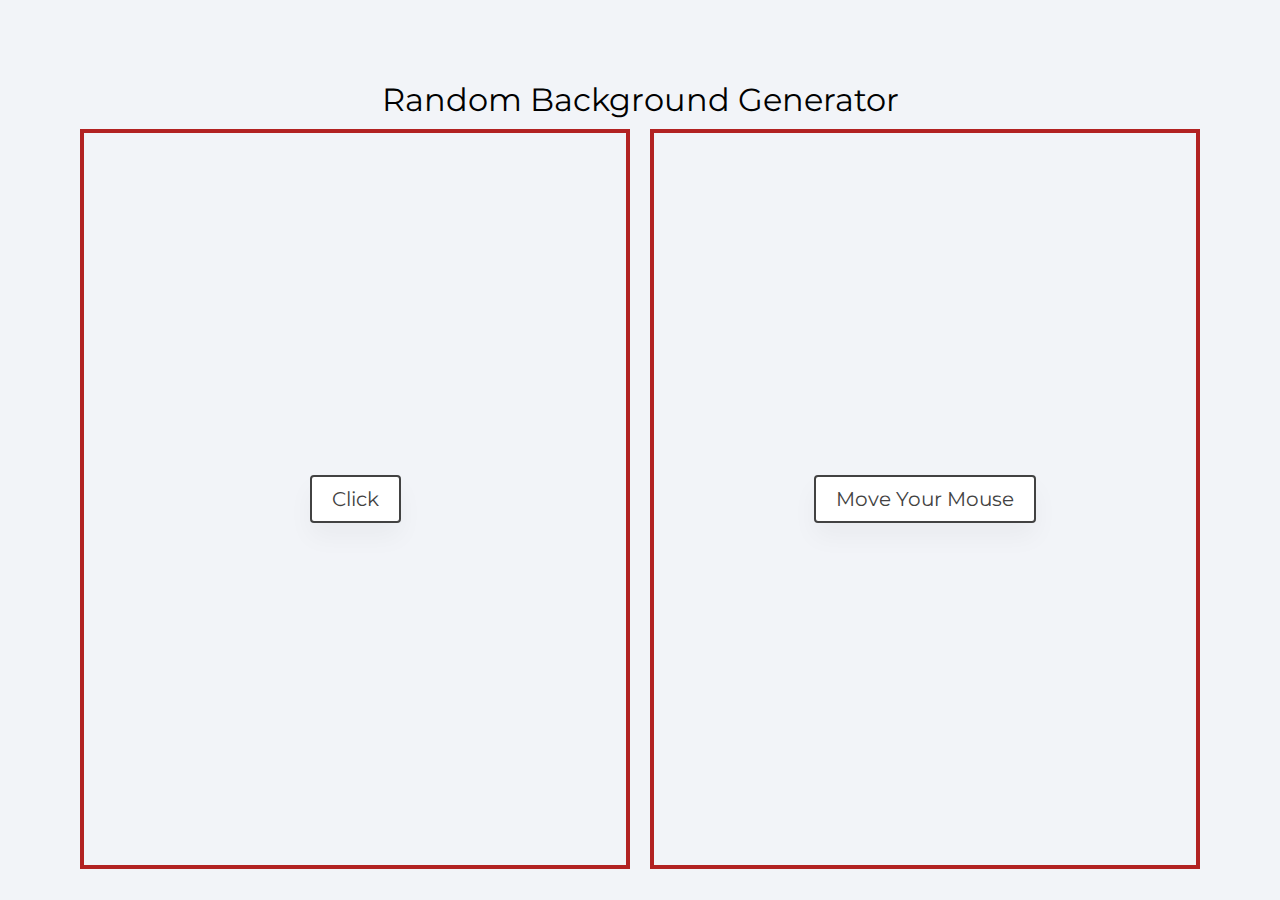
<file: block-BJaaek/code/index.html>
<!DOCTYPE html>
<html lang="en">
  <head>
    <meta charset="UTF-8" />
    <meta name="viewport" content="width=device-width, initial-scale=1.0" />
    <title>
      Random Background Generator
    </title>
    <link
      href="https://fonts.googleapis.com/css2?family=Montserrat:wght@200;400&display=swap"
      rel="stylesheet"
    />
    <link rel="stylesheet" href="style.css" />
  </head>
  <body>
    <div class="container">
      <h1>Random Background Generator</h1>
      <div class="boxes">
        <div class="box first">
          <div class="text">
            <p class="banner">
              Click
            </p>
          </div>
        </div>
        <div class="box second">
          <div class="text">
            <p class="banner">
              Move Your Mouse
            </p>
          </div>
        </div>
      </div>
    </div>
    <script src="./script.js"></script>
  </body>
</html>
</file>
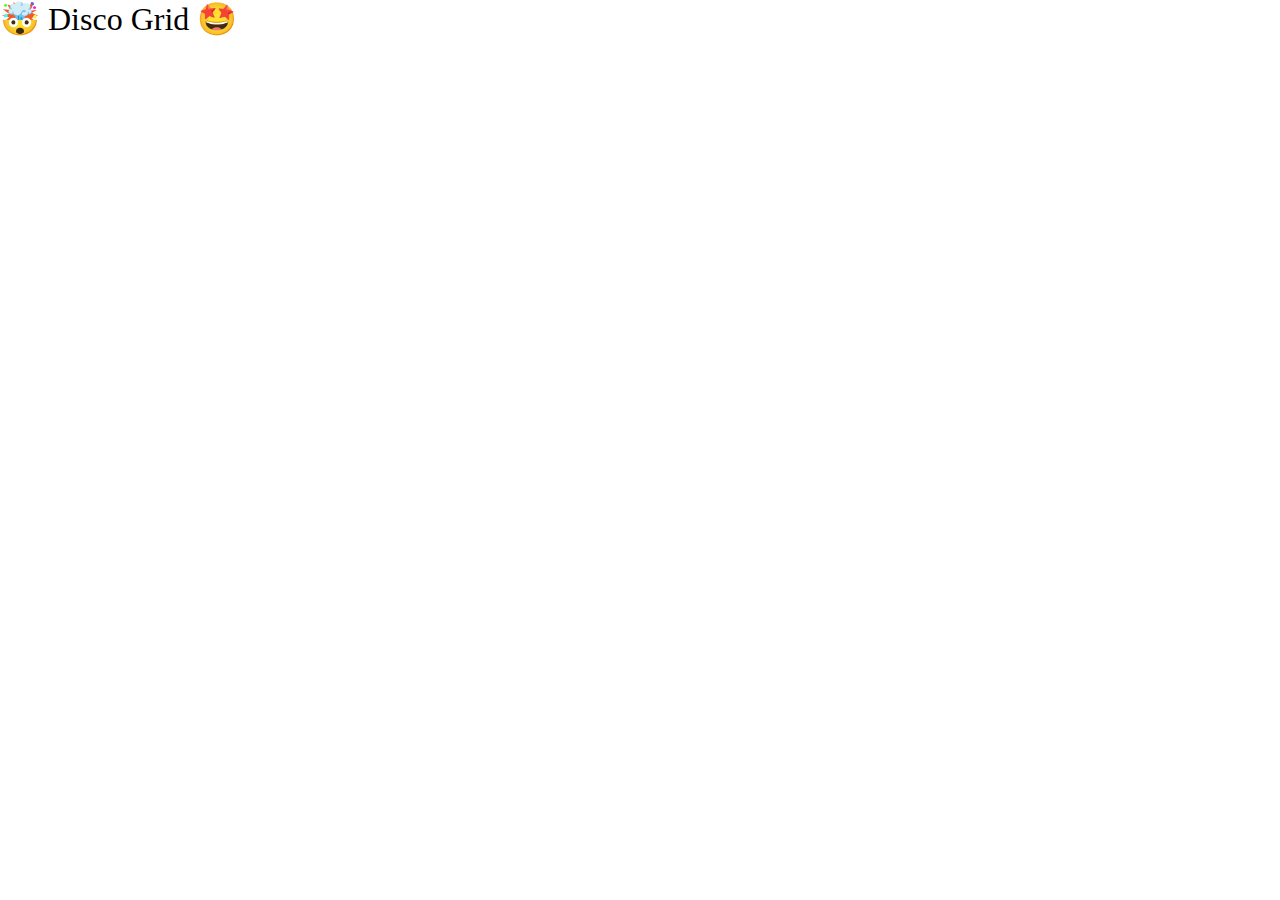
<file: block-BJaael/code/index.html>
<!DOCTYPE html>
<html lang="en">
  <head>
    <meta charset="UTF-8" />
    <meta name="viewport" content="width=device-width, initial-scale=1.0" />
    <title>🤯 Disco Grid 🤩</title>
    <link
      href="https://fonts.googleapis.com/css2?family=Montserrat:wght@200;400&display=swap"
      rel="stylesheet"
    />
    <link rel="stylesheet" href="style.css" />
  </head>
  <body>
    <h1 class="heading">🤯 Disco Grid 🤩</h1>
<div class="container">
  <div class="boxes"></div>
</div>
    <script src="./script.js"></script>
  </body>
</html>
</file>
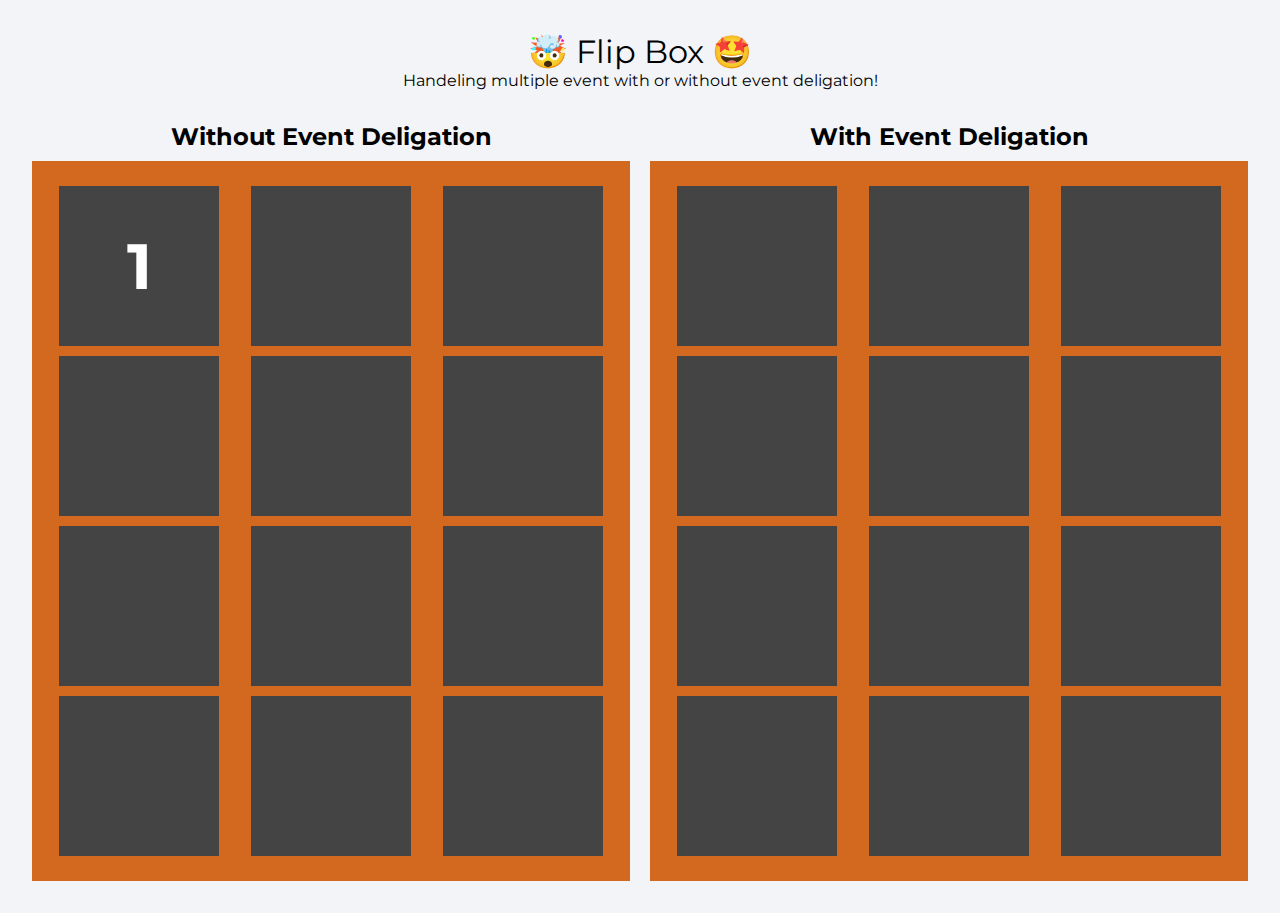
<file: block-BJaaep/code/index.html>
<!DOCTYPE html>
<html lang="en">
  <head>
    <meta charset="UTF-8" />
    <meta name="viewport" content="width=device-width, initial-scale=1.0" />
    <title>Flip Box</title>
    <link
      href="https://fonts.googleapis.com/css2?family=Montserrat:wght@200;400&display=swap"
      rel="stylesheet"
    />
    <link rel="stylesheet" href="style.css" />
  </head>
  <body>
    <h1 class="heading">🤯 Flip Box 🤩</h1>
    <p>Handeling multiple event with or without event deligation!</p>
    <div class="container">
      <div class="wrapper">
        <h2>Without Event Deligation</h2>
        <ul class="boxes">
          <li class="box">1</li>
          <li class="box"></li>
          <li class="box"></li>
          <li class="box"></li>
          <li class="box"></li>
          <li class="box"></li>
          <li class="box"></li>
          <li class="box"></li>
          <li class="box"></li>
          <li class="box"></li>
          <li class="box"></li>
          <li class="box"></li>
        </ul>
      </div>
      <div class="wrapper">
        <h2>With Event Deligation</h2>
        <ul class="boxes">
          <li class="box"></li>
          <li class="box"></li>
          <li class="box"></li>
          <li class="box"></li>
          <li class="box"></li>
          <li class="box"></li>
          <li class="box"></li>
          <li class="box"></li>
          <li class="box"></li>
          <li class="box"></li>
          <li class="box"></li>
          <li class="box"></li>
        </ul>
      </div>
    </div>
    <script src="./script.js"></script>
  </body>
</html>
</file>
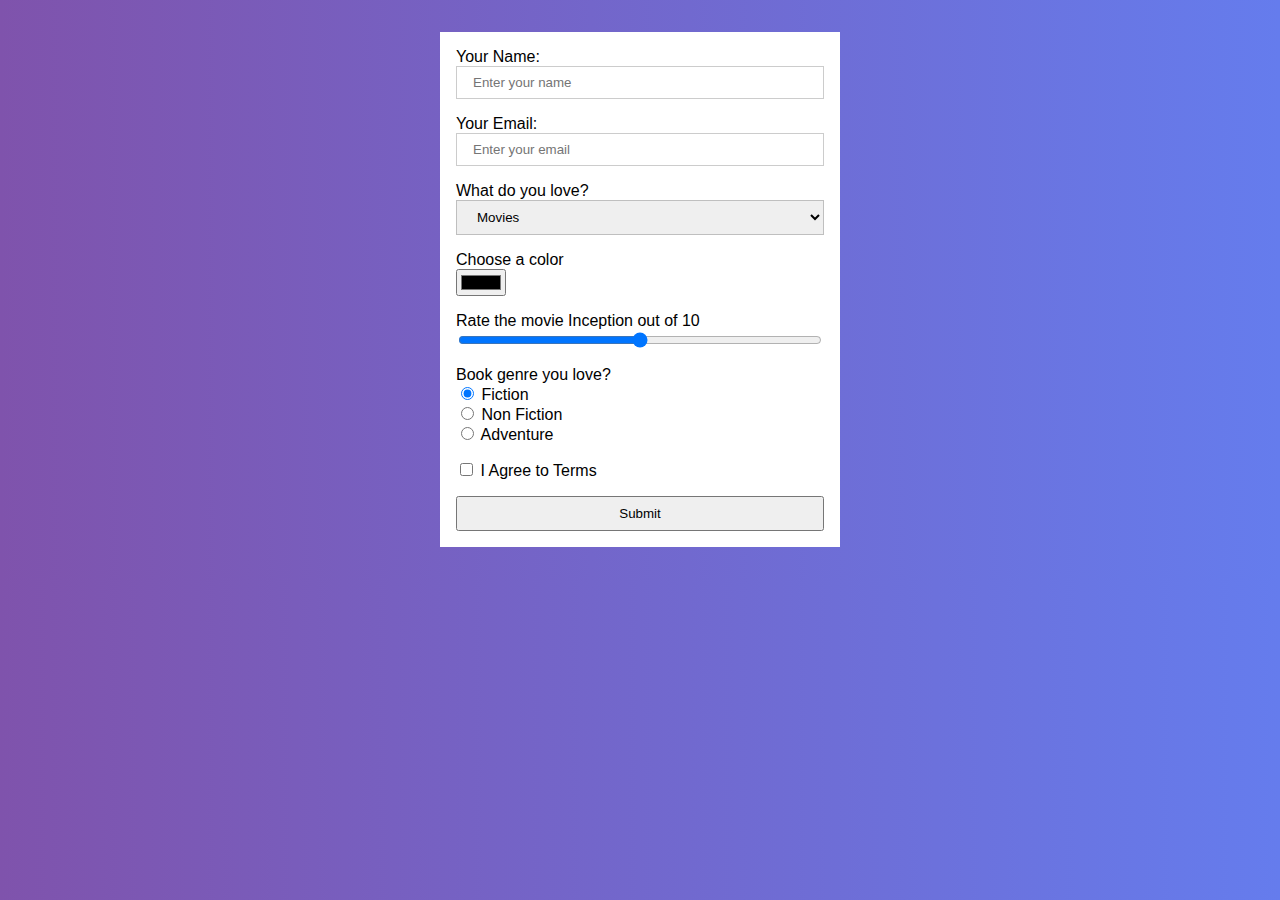
<file: block-BJaaer/code/index.html>
<!DOCTYPE html>
<html lang="en">
  <head>
    <meta charset="UTF-8" />
    <meta name="viewport" content="width=device-width, initial-scale=1.0" />
    <link rel="stylesheet" href="style.css" />
    <title>Handeling Forms 👇</title>
  </head>
  <body>
    <div>
      <form class="container">
        <div class="form-control">
          <label for="name">Your Name:</label>
          <input
            id="name"
            type="text"
            name="text"
            placeholder="Enter your name"
          />
        </div>
        <div class="form-control">
          <label for="email">Your Email:</label>
          <input
            id="email"
            type="text"
            name="email"
            placeholder="Enter your email"
          />
        </div>
        <div class="form-control">
          <label for="movies">What do you love?</label>
          <select id="gender" name="gender">
            <option value="movies">Movies</option>
            <option value="series">Series</option>
            <option value="others">Others</option>
          </select>
        </div>

        <div class="form-control">
          <label for="color">Choose a color</label>
          <input
            id="color"
            type="color"
            name="email"
            placeholder="Enter your email"
          />
        </div>
        <div class="form-control">
          <label for="range"> Rate the movie Inception out of 10 </label>
          <input
            id="range"
            type="range"
            max="10"
            step="1"
            name="email"
            placeholder="Enter your email"
          />
        </div>
        <div class="form-control">
          <label>Book genre you love?</label>

          <div>
            <input
              type="radio"
              id="fiction"
              name="drone"
              value="fiction"
              checked
            />
            <label for="fiction">Fiction</label>
          </div>

          <div>
            <input
              type="radio"
              id="non-fiction"
              name="drone"
              value="non-fiction"
            />
            <label for="non-fiction">Non Fiction</label>
          </div>

          <div>
            <input type="radio" id="adventure" name="drone" value="adventure" />
            <label for="adventure">Adventure</label>
          </div>
        </div>
        <div class="form-control terms">
          <input type="checkbox" id="terms" name="terms" />
          <label for="terms">I Agree to Terms</label>
        </div>
        <button type="submit">Submit</button>
      </form>
    </div>
    <script src="./script.js"></script>
  </body>
</html>
</file>
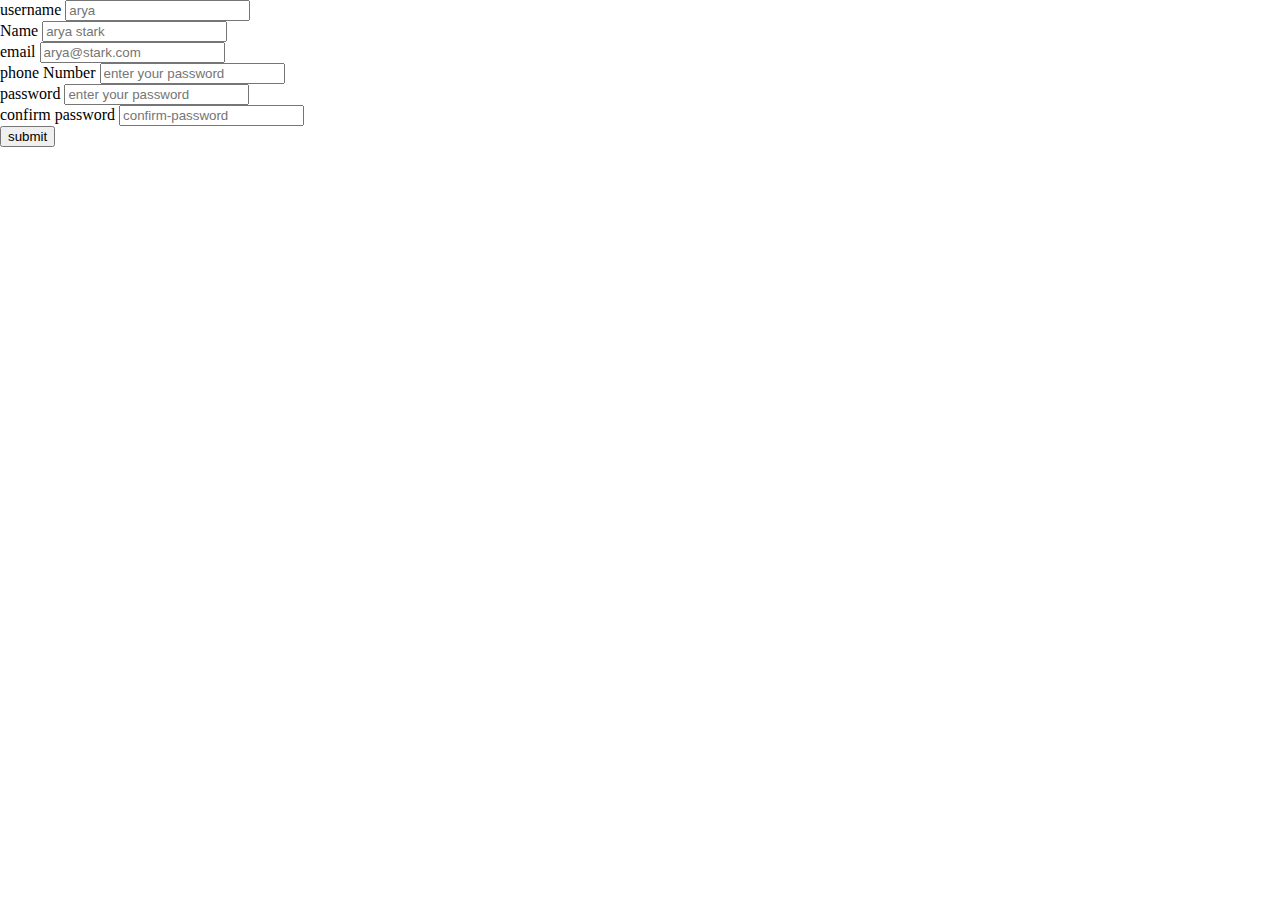
<file: block-BJaaes/code/index.html>
<!DOCTYPE html>
<html lang="en">
  <head>
    <meta charset="UTF-8" />
    <meta name="viewport" content="width=device-width, initial-scale=1.0" />
    <link rel="stylesheet" href="style.css" />
    <title>Form Validation 👇</title>
  </head>
  <body>
   <form>
    <div class="form-control">
      <label for="username">username</label> 
        <input id="username" type="text" name="username" placeholder="arya"/>
        <small></small>
      </div>
      <div class="form-control">
        <label for="name">Name</label> 
          <input id="name" type="text" name="name" placeholder="arya stark"/>
          <small></small>
        </div>  
        <div class="form-control">
          <label for="email">email</label> 
            <input id="email" type="email" name="email" placeholder="arya@stark.com"/>
            <small></small>
          </div> 
          <div class="form-control">
            <label for="phone">phone Number</label> 
              <input id="phone" type="tel" name="phone" placeholder="enter your password"/>
              <small></small>
            </div>  
            <div class="form-control">
              <label for="pass">password</label> 
                <input id="password" type="password"  placeholder="enter your password"/>
                <small></small>
              </div> 
              <div class="form-control success">
                <label for="pass-check">confirm password</label> 
                  <input id="pass-check" type="password" name="password-check" placeholder="confirm-password"/>
                  <small></small>
                </div>
                <button type="submit">submit</button>   
   </form>
    <script src="./script.js"></script>
  </body>
</html>
</file>
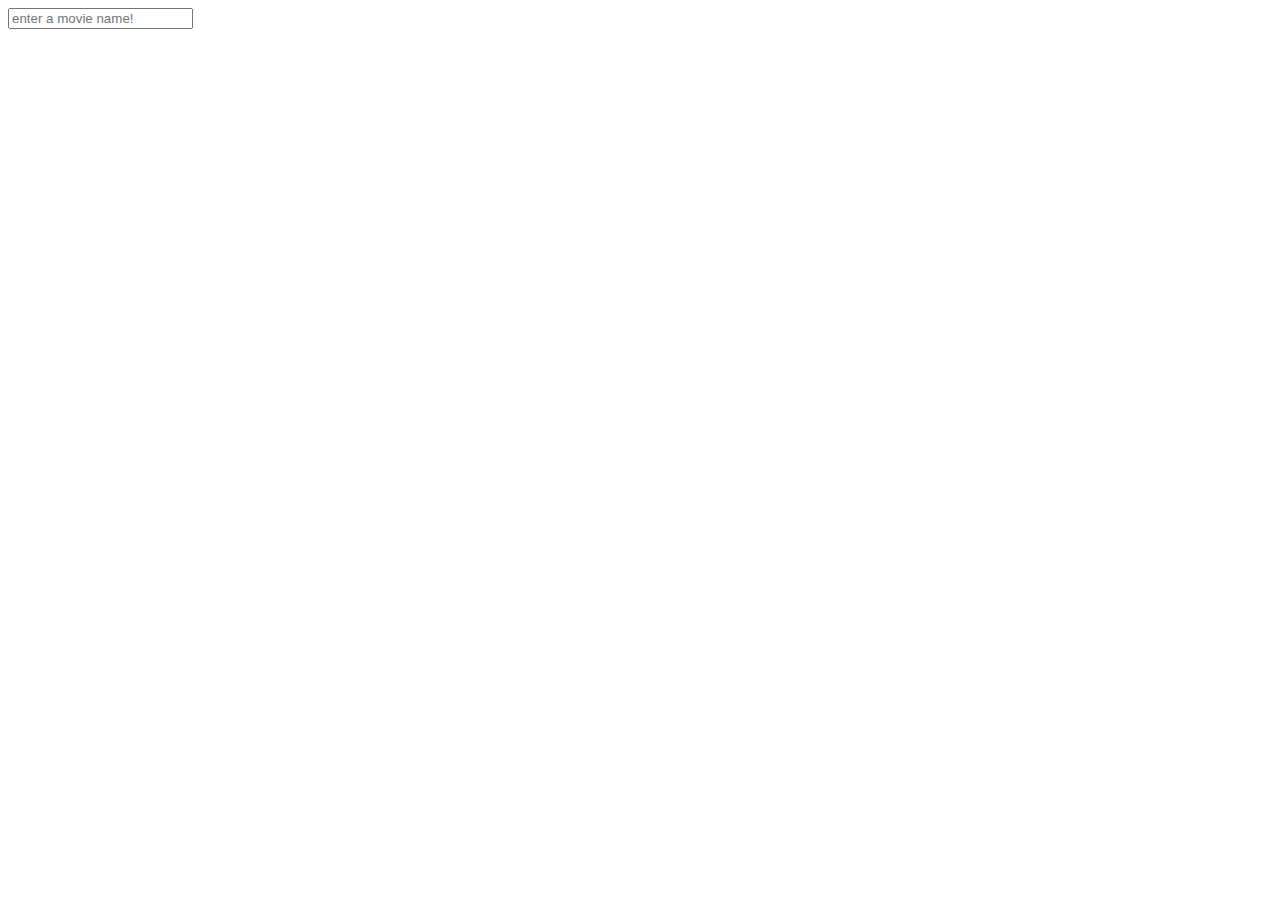
<file: block-BJaaet/code/index.html>
<!DOCTYPE html>
<html lang="en">
  <head>
    <meta charset="UTF-8" />
    <meta name="viewport" content="width=device-width, initial-scale=1.0" />
    <title>Movie Watch List</title>
  </head>
  <body>
    <div class="app">
      <input type="text"  placeholder="enter a movie name!">
      <ul class="movies_List"></ul>
    </div>
    <script src="./script.js"></script>
  </body>
</html>
</file>
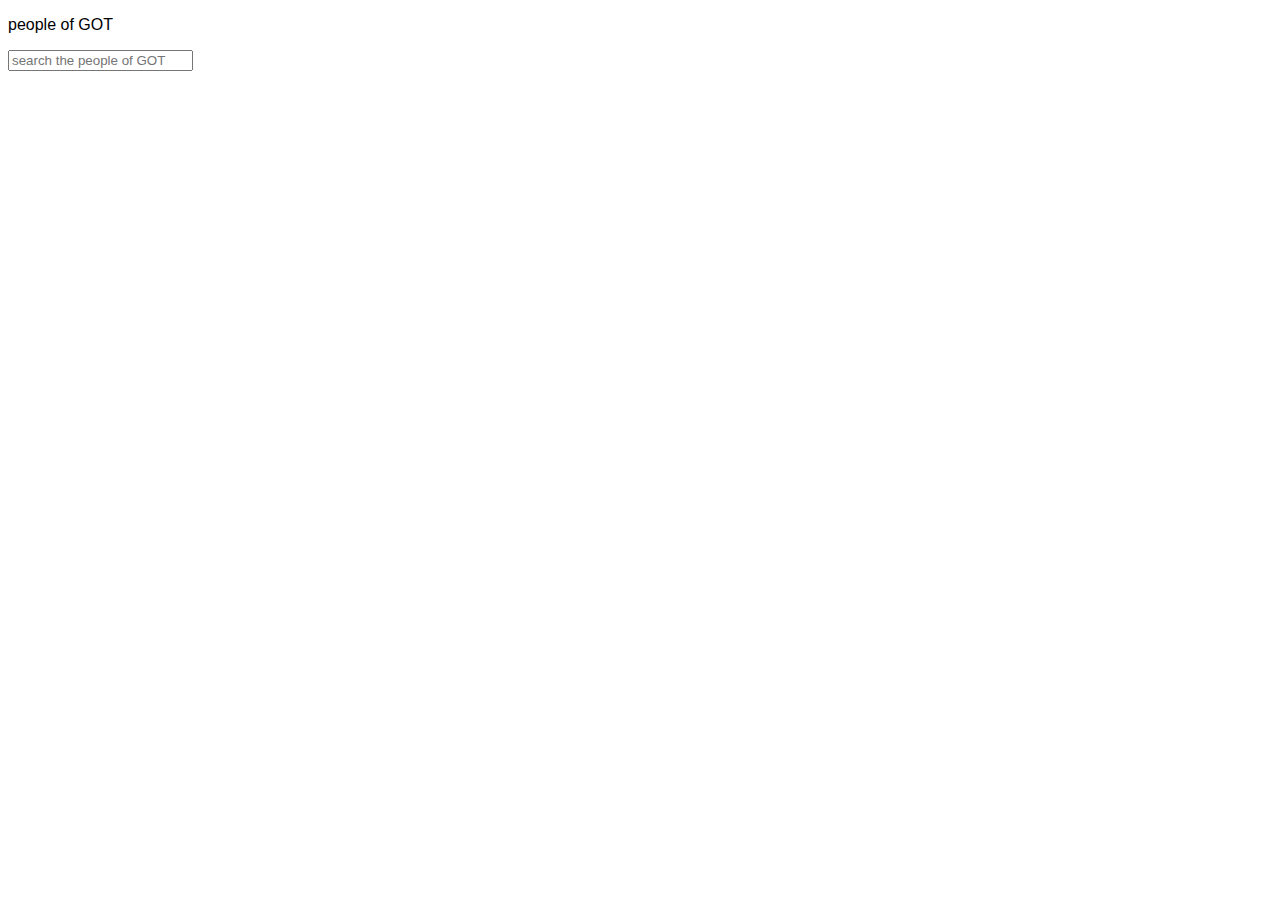
<file: block-BJaaew/code/index.html>
<!DOCTYPE html>
<html lang="en">
  <head>
    <meta charset="UTF-8" />
    <meta name="viewport" content="width=device-width, initial-scale=1.0" />
    <title>GOT People</title>
    <link rel="stylesheet" href="style.css" />
  </head>
  <body>
    <p>people of GOT</p>
    <input placeholder="search the people of GOT">
    <main>
      <ul class="tags"></ul>
      <ul class="cards"></ul>
    </main>
    <script src="./data.js"></script>
    <script src="./script.js"></script>
  </body>
</html>
</file>
<file: block-BJaaek/code/style.css>
html {
  box-sizing: border-box;
  font-size: 16px;
}

*,
*:before,
*:after {
  box-sizing: inherit;
}

body,
h1,
h2,
h3,
h4,
h5,
h6,
p,
ol,
ul {
  margin: 0;
  padding: 0;
  font-weight: normal;
}

ol,
ul {
  list-style: none;
}

img {
  max-width: 100%;
  height: auto;
}

body {
  background: #f2f4f8;
  height: 100%;
  font-family: "Montserrat", sans-serif;
  width: 100vw;
  height: 100vh;
}

.container {
  text-align: center;
  height: 100%;
  max-width: 1280px;
  padding: 5rem;
  margin: 0 auto;
}
h1 {
  padding-bottom: 10px;
}

.banner {
  display: inline-block;
  color: #424242;
  font-size: 20px;
  text-decoration: none;
  text-align: center;
  margin: 20px auto;
  padding: 10px 20px;
  background: white;
  border-radius: 4px;
  min-width: 24px;
  font-size: 20px;
  box-shadow: 0 14px 26px rgba(0, 0, 0, 0.04);
  border: 2px solid;
}

.boxes {
  display: flex;
  justify-content: center;
  align-items: center;
  width: 100%;
  height: 100%;
}
.box {
  border: 4px solid firebrick;
  height: 100%;
  width: 50%;
}
.text {
  height: 100%;
  display: flex;
  justify-content: center;
  align-items: center;
}

.first {
  margin-right: 20px;
}
</file>
<file: block-BJaael/code/style.css>
html {
  box-sizing: border-box;
  font-size: 16px;
}

*,
*:before,
*:after {
  box-sizing: inherit;
}

body,
h1,
h2,
h3,
h4,
h5,
h6,
p,
ol,
ul {
  margin: 0;
  padding: 0;
  font-weight: normal;
}

ol,
ul {
  list-style: none;
}

img {
  max-width: 100%;
  height: auto;
}
</file>
<file: block-BJaaep/code/style.css>
html {
  box-sizing: border-box;
  font-size: 16px;
}

*,
*:before,
*:after {
  box-sizing: inherit;
}

body,
h1,
h2,
h3,
h4,
h5,
h6,
p,
ol,
ul {
  margin: 0;
  padding: 0;
  font-weight: normal;
}

ol,
ul {
  list-style: none;
}

img {
  max-width: 100%;
  height: auto;
}

body {
  background: #f2f4f8;
  font-family: 'Montserrat', sans-serif;
  text-align: center;
}

.container {
  text-align: center;
  max-width: 1280px;
  padding: 2rem;
  margin: 0 auto;
  display: flex;
}

.banner {
  display: inline-block;
  color: #424242;
  font-size: 20px;
  text-decoration: none;
  text-align: center;
  margin: 20px auto;
  padding: 10px 20px;
  background: white;
  border-radius: 4px;
  min-width: 24px;
  font-size: 20px;
  box-shadow: 0 14px 26px rgba(0, 0, 0, 0.04);
  border: 2px solid;
}
.wrapper {
  max-width: 50%;
  margin: 0 auto;
}

.boxes {
  display: flex;
  flex-wrap: wrap;
  justify-content: space-evenly;
  background-color: chocolate;
  color: #444;
  padding: 20px 0;
}

.wrapper:first-child {
  margin-right: 20px;
}

.box {
  margin: 5px;
  background-color: #444;
  background-size: contain;
  background-repeat: no-repeat;
  background-position: center center;
  height: 160px;
  width: 160px;
  display: flex;
  justify-content: center;
  align-items: center;
  font-size: 4rem;
  font-weight: bold;
  color: white;
  cursor: pointer;
}
.text {
  height: 100%;
  display: flex;
  justify-content: center;
  align-items: center;
}

.first {
  margin-right: 20px;
}

h2 {
  font-weight: bolder;
  padding-bottom: 10px;
}

.heading {
  text-align: center;
  margin-top: 2rem;
}
</file>
<file: block-BJaaew/code/style.css>
* {
  box-sizing: border-box;
}
body {
  font-family: -apple-system, BlinkMacSystemFont, 'Segoe UI', Roboto, Oxygen,
    Ubuntu, Cantarell, 'Open Sans', 'Helvetica Neue', sans-serif;
}
</file>
<file: block-BJaaer/code/style.css>
/* CSS Reset */

html {
  box-sizing: border-box;
  font-size: 16px;
}

*,
*:before,
*:after {
  box-sizing: inherit;
}

body,
h1,
h2,
h3,
h4,
h5,
h6,
p,
ol,
ul {
  margin: 0;
  padding: 0;
  font-weight: normal;
}

ol,
ul {
  list-style: none;
}

img {
  max-width: 100%;
  height: auto;
}

/* Main CSS */

body {
  font-family: -apple-system, BlinkMacSystemFont, 'Segoe UI', Roboto, Oxygen,
    Ubuntu, Cantarell, 'Open Sans', 'Helvetica Neue', sans-serif;
  background: linear-gradient(to right, #7f53ac 0, #657ced 100%);
}
* {
  box-sizing: border-box;
}

button {
  padding: 0.5rem;
}

body {
  margin-top: 2rem;
}

input[type='text'] {
  padding: 0.5rem 1rem;
  border: none;
  border: 1px solid rgba(0, 0, 0, 0.2);
}
select {
  padding: 0.5rem 1rem;
  border: none;
  border: 1px solid rgba(0, 0, 0, 0.2);
}

.container {
  max-width: 400px;
  margin: 2rem auto;
  background: white;
  padding: 1rem;
  display: flex;
  flex-direction: column;
  gap: 1rem;
}

p {
  padding-top: 1rem;
}

.form-control {
  width: 100%;
  display: flex;
  flex-direction: column;
}
input[type='text'] {
  width: 100%;
}
.terms {
  display: inline-block;
}
</file>
<file: block-BJaaes/code/style.css>
/* CSS Reset */

html {
  box-sizing: border-box;
  font-size: 16px;
}

*,
*:before,
*:after {
  box-sizing: inherit;
}

body,
h1,
h2,
h3,
h4,
h5,
h6,
p,
ol,
ul {
  margin: 0;
  padding: 0;
  font-weight: normal;
}

ol,
ul {
  list-style: none;
}

img {
  max-width: 100%;
  height: auto;
}
</file>
